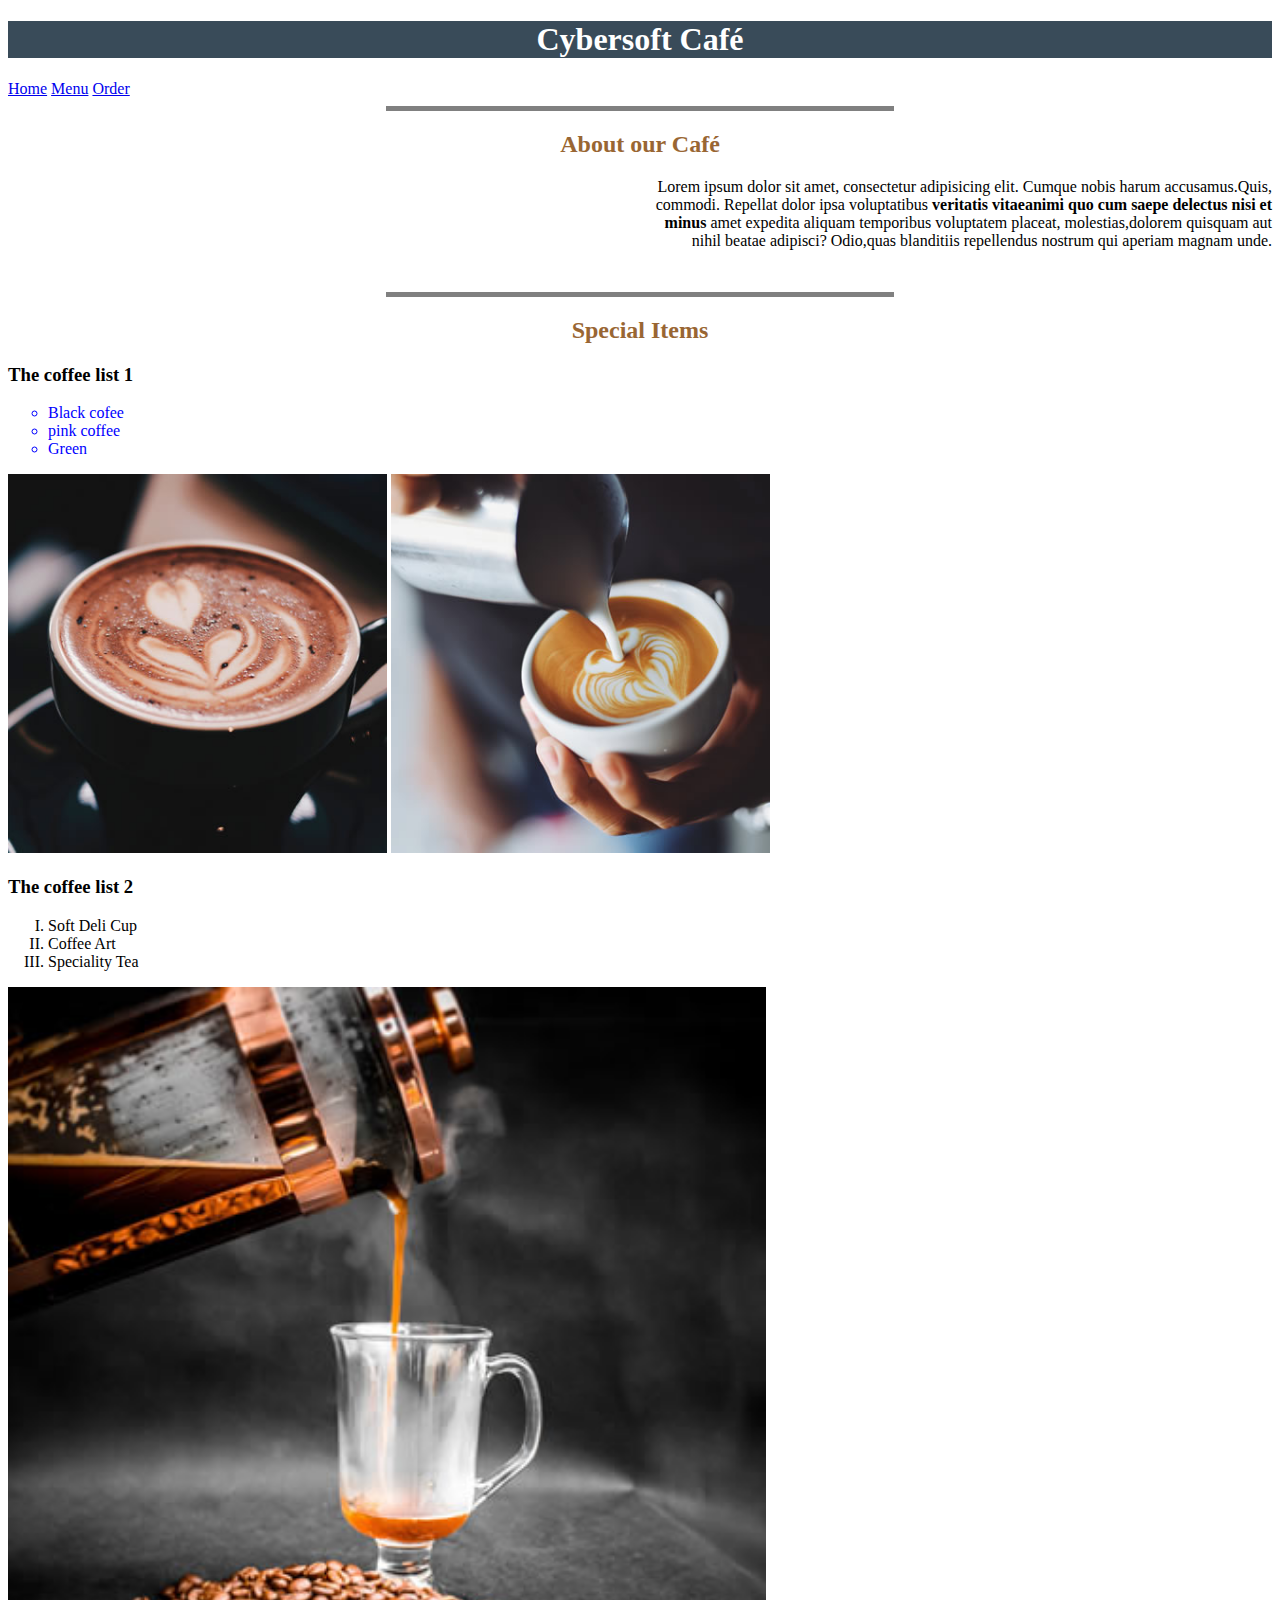
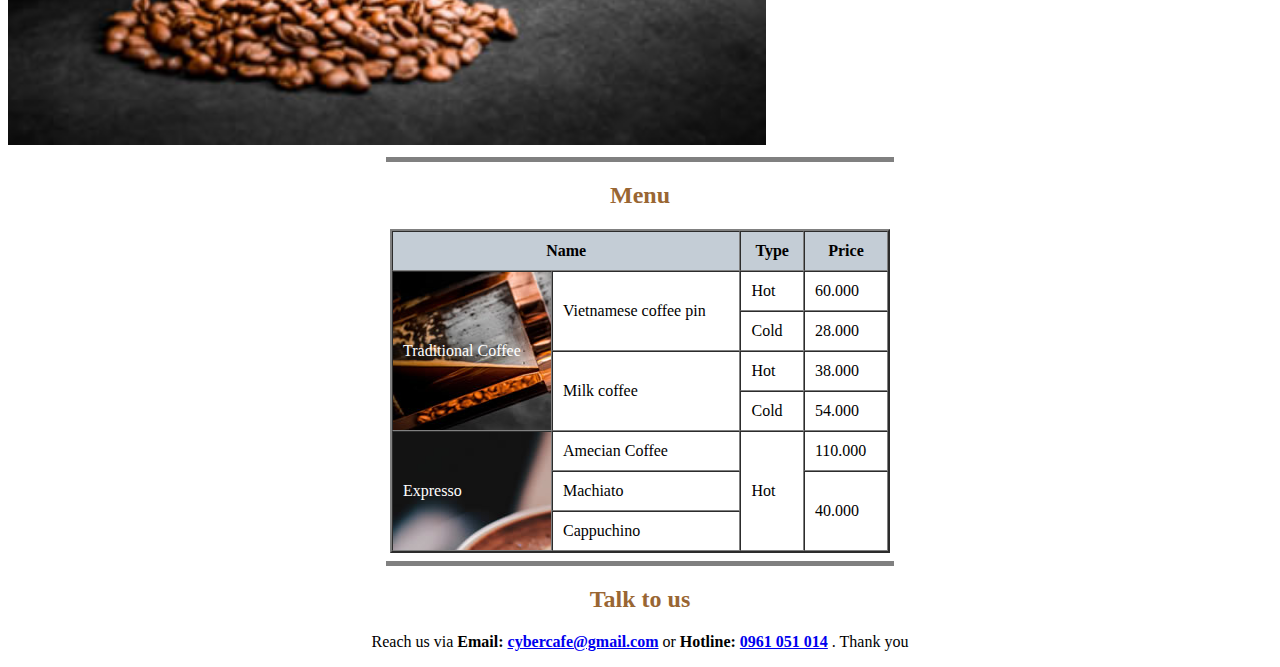
<file: cybercofe/index.html>
<!DOCTYPE html>
<html lang="en">
  <head>
    <meta charset="UTF-8" />
    <meta http-equiv="X-UA-Compatible" content="IE=edge" />
    <meta name="viewport" content="width=device-width, initial-scale=1.0" />
    <title>My Café</title>
  </head>

  <body>
    <!-- Phàn tiêu đề -->
    <h1 style="text-align: center; color: white; background: #394b59">
      Cybersoft Café
    </h1>
    <!-- Phần menu  -->
    <div>
      <a href="#">Home</a>
      <a href="https://www.highlandscoffee.com.vn/en/product.html">Menu</a>
      <a target="_blank" href="https://www.starbucks.com/menu">Order</a>
    </div>
    <!-- Phần nội dung 1 -->
    <hr noshade="" size="5px" align="center" width="40%" />
    <h2 style="color: #996633; text-align: center">About our Café</h2>
    <p style="padding-left: 50%; text-align: right">
      Lorem ipsum dolor sit amet, consectetur adipisicing elit. Cumque nobis
      harum accusamus.Quis, commodi. Repellat dolor ipsa voluptatibus
      <b>veritatis vitaeanimi quo cum saepe delectus nisi et minus</b> amet
      expedita aliquam temporibus voluptatem placeat, molestias,dolorem quisquam
      aut nihil beatae adipisci? Odio,quas blanditiis repellendus nostrum qui
      aperiam magnam unde.
    </p>
    <br />
    <!-- Phần nội dung 2 -->
    <hr noshade="" size="5px" align="center" width="40%" />
    <h2 style="color: #996633; text-align: center">Special Items</h2>
    <h3>The coffee list 1</h3>
    <!-- Phần list không thứ tự -->
    <ul type="circle" style="color: blue">
      <li>Black cofee</li>
      <li>pink coffee</li>
      <li>Green</li>
    </ul>
    <img
      src="./Image/chilling-cafe-11.jpg"
      alt="chilling-cafe-11"
      width="30%"
    />
    <img
      src="./Image/chilling-cafe-12.jpg"
      alt="chilling-cafe-12"
      width="30%"
    />
    <h3>The coffee list 2</h3>
    <!-- Phần list có thứ tự -->
    <ol type="I">
      <li>Soft Deli Cup</li>
      <li>Coffee Art</li>
      <li>Speciality Tea</li>
    </ol>
    <img
      src="./Image/chilling-cafe-13.jpg"
      alt="chilling-cafe-13"
      width="60%"
    />
    <hr noshade="" size="5px" align="center" width="40%" />
    <h2 style="color: #996633; text-align: center">Menu</h2>
    <!-- Phần menu  -->
    <table
      border="2px"
      align="center"
      cellpadding="10px"
      cellspacing="0px"
      style="height: 100px; width: 500px"
    >
      <thead>
        <tr>
          <th colspan="2" style="background: #c4cdd6">Name</th>
          <th style="background: #c4cdd6">Type</th>
          <th style="background: #c4cdd6">Price</th>
        </tr>
      </thead>
      <tbody>
        <tr>
          <td
            rowspan="4"
            style="
              color: white;
              background-image: url(./Image/chilling-cafe-13.jpg);
            "
          >
            Traditional Coffee
          </td>
          <td rowspan="2">Vietnamese coffee pin</td>
          <td>Hot</td>
          <td>60.000</td>
        </tr>
        <tr>
          <td>Cold</td>
          <td>28.000</td>
        </tr>
        <tr>
          <td rowspan="2">Milk coffee</td>
          <td>Hot</td>
          <td>38.000</td>
        </tr>
        <tr>
          <td>Cold</td>
          <td>54.000</td>
        </tr>
        <tr>
          <td
            rowspan="3"
            style="
              color: white;
              background-image: url(./Image/chilling-cafe-11.jpg);
            "
          >
            Expresso
          </td>
          <td>Amecian Coffee</td>
          <td rowspan="3">Hot</td>
          <td>110.000</td>
        </tr>
        <tr>
          <td>Machiato</td>
          <td rowspan="2">40.000</td>
        </tr>
        <tr>
          <td>Cappuchino</td>
        </tr>
      </tbody>
    </table>
    <!-- Phần cuối -->
    <hr noshade="" size="5px" align="center" width="40%" />
    <h2 style="color: #996633; text-align: center">Talk to us</h2>
    <p style="text-align: center">
      Reach us via
      <b>Email: <a href="cybercafe@gmail.com">cybercafe@gmail.com</a></b> or
      <b>Hotline:</b>
      <b><a href="tel:0961051014">0961 051 014</a></b>
      . Thank you
    </p>
  </body>
</html>
</file>
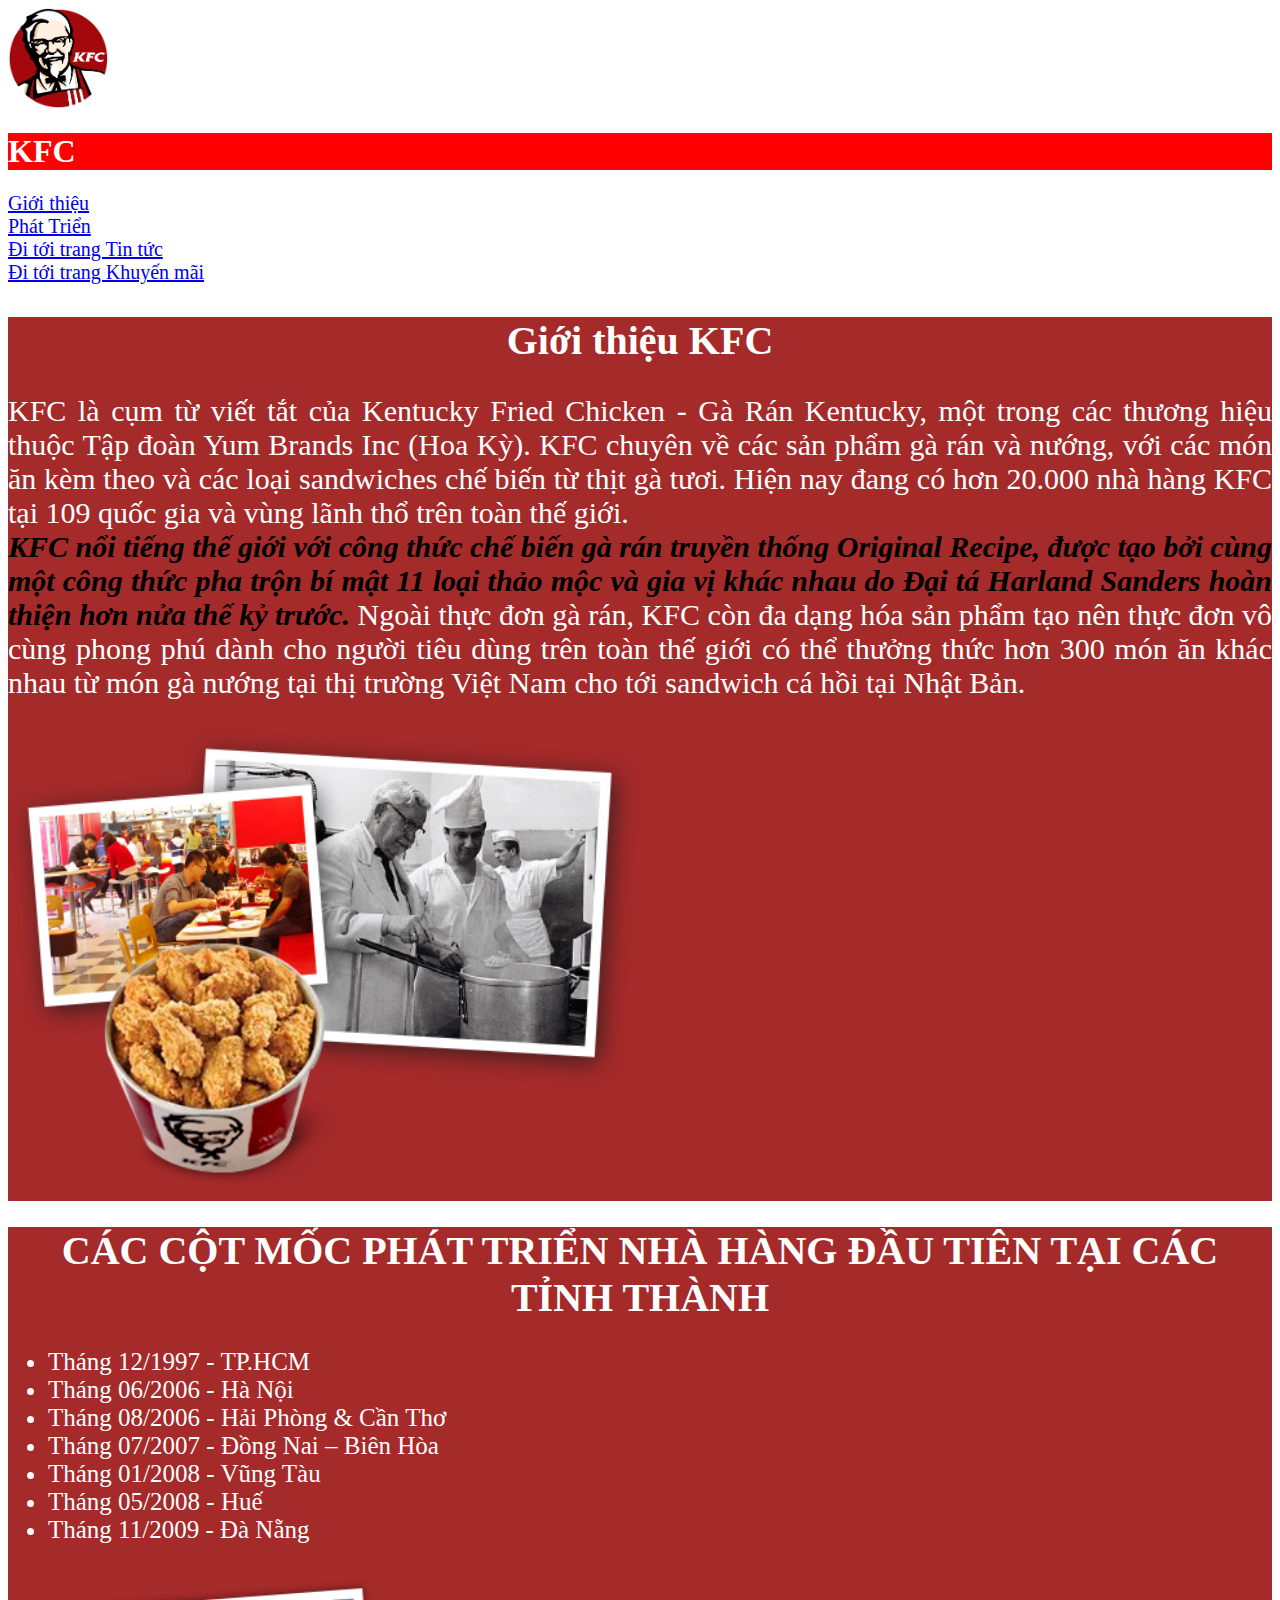
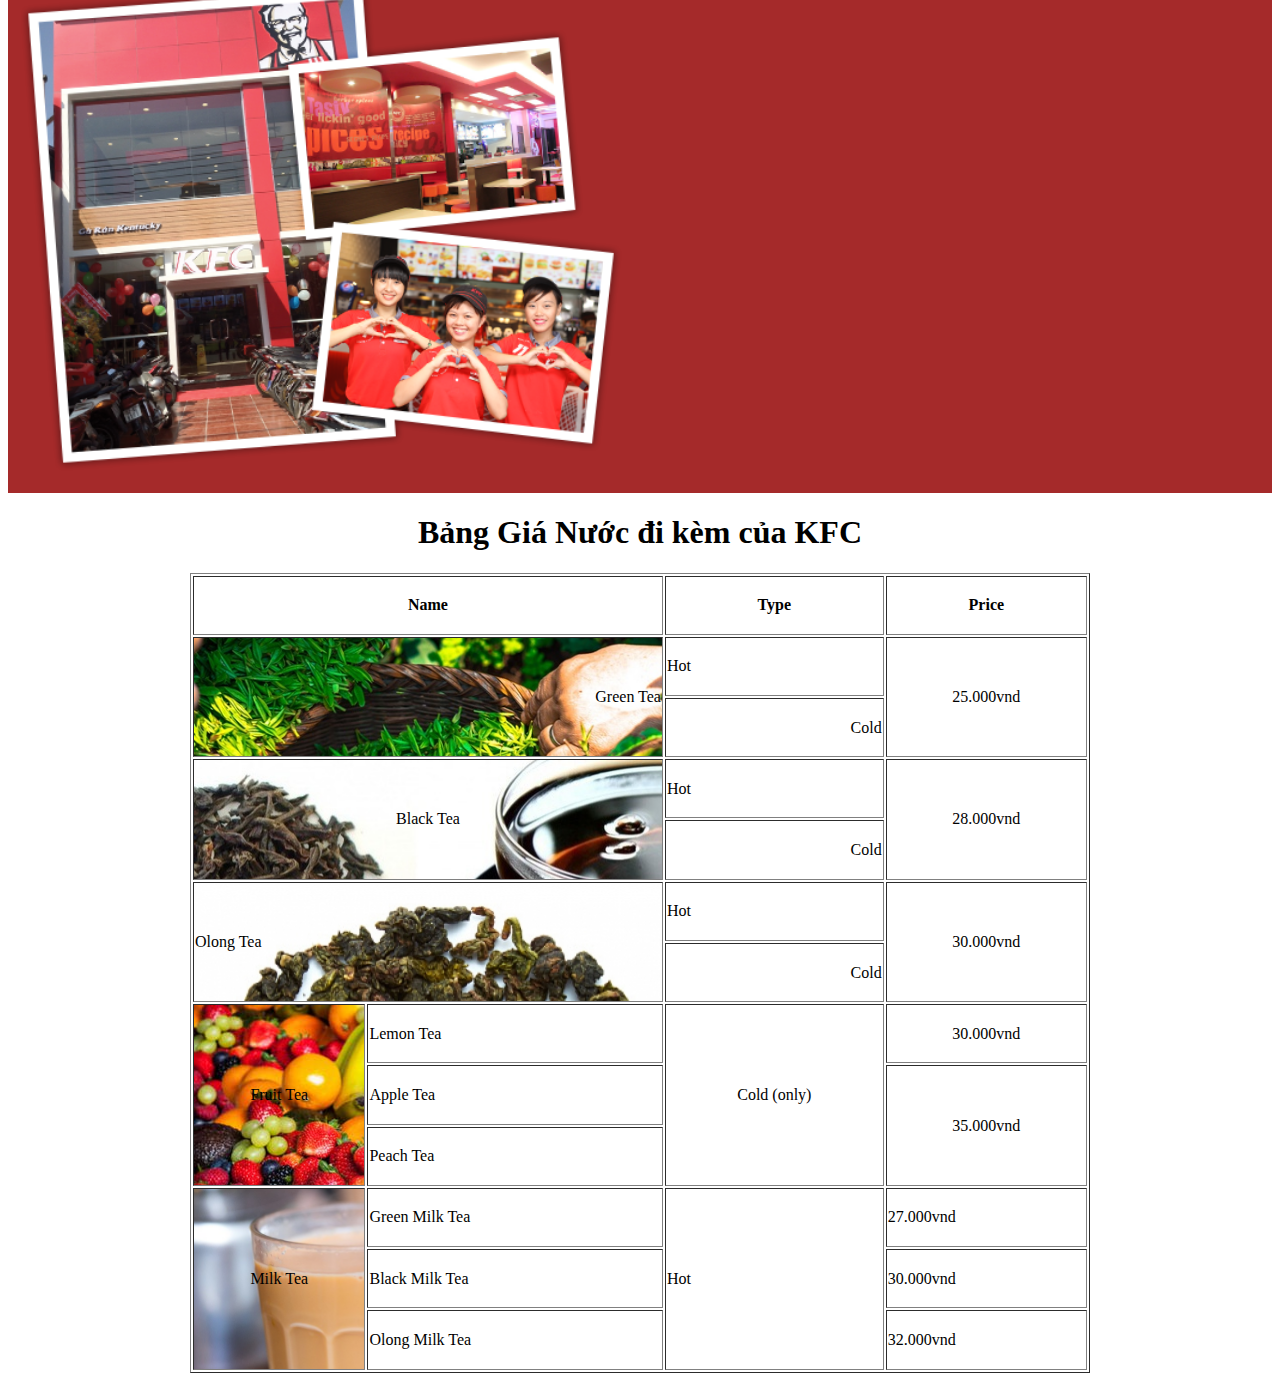
<file: kfc/index.html>
<!DOCTYPE html>
<html lang="en">
  <head>
    <meta charset="UTF-8" />
    <meta http-equiv="X-UA-Compatible" content="IE=edge" />
    <meta name="viewport" content="width=device-width, initial-scale=1.0" />
    <link rel="stylesheet" href="./css/style.css" />
    <title>Home</title>
  </head>
  <body>
    <div class="header">
      <img src="./image/logo.png" alt="logo" />
      <h1>KFC</h1>
      <ul type="none">
        <li><a href="#intro">Giới thiệu</a></li>
        <li><a href="#dev">Phát Triển</a></li>
        <li><a href="./news/news.html">Đi tới trang Tin tức</a></li>
        <li>
          <a href="https://new.kfcvietnam.com.vn/">Đi tới trang Khuyến mãi</a>
        </li>
      </ul>
    </div>
    <div class="intro">
      <h1 id="intro">Giới thiệu KFC</h1>
      <p>
        KFC là cụm từ viết tắt của Kentucky Fried Chicken - Gà Rán Kentucky, một
        trong các thương hiệu thuộc Tập đoàn Yum Brands Inc (Hoa Kỳ). KFC chuyên
        về các sản phẩm gà rán và nướng, với các món ăn kèm theo và các loại
        sandwiches chế biến từ thịt gà tươi. Hiện nay đang có hơn 20.000 nhà
        hàng KFC tại 109 quốc gia và vùng lãnh thổ trên toàn thế giới.
        <br />
        <b
          >KFC nổi tiếng thế giới với công thức chế biến gà rán truyền thống
          Original Recipe, được tạo bởi cùng một công thức pha trộn bí mật 11
          loại thảo mộc và gia vị khác nhau do Đại tá Harland Sanders hoàn thiện
          hơn nửa thế kỷ trước.
        </b>
        Ngoài thực đơn gà rán, KFC còn đa dạng hóa sản phẩm tạo nên thực đơn vô
        cùng phong phú dành cho người tiêu dùng trên toàn thế giới có thể thưởng
        thức hơn 300 món ăn khác nhau từ món gà nướng tại thị trường Việt Nam
        cho tới sandwich cá hồi tại Nhật Bản.
      </p>
      <img src="./image/about-pic-1.png" alt="pic1" />
    </div>
    <div class="content">
      <h1 id="dev">
        CÁC CỘT MỐC PHÁT TRIỂN NHÀ HÀNG ĐẦU TIÊN TẠI CÁC TỈNH THÀNH
      </h1>
      <ul>
        <li>Tháng 12/1997 - TP.HCM</li>
        <li>Tháng 06/2006 - Hà Nội</li>
        <li>Tháng 08/2006 - Hải Phòng & Cần Thơ</li>
        <li>Tháng 07/2007 - Đồng Nai – Biên Hòa</li>
        <li>Tháng 01/2008 - Vũng Tàu</li>
        <li>Tháng 05/2008 - Huế</li>
        <li>Tháng 11/2009 - Đà Nẵng</li>
      </ul>
      <img src="./image/about-pic-3.png" alt="pic2" />
    </div>
    <div class="menu">
      <h1 id="title">Bảng Giá Nước đi kèm của KFC</h1>
      <table border="1" align="center" width="900px" height="800px">
        <tr>
          <th colspan="2">Name</th>
          <th>Type</th>
          <th>Price</th>
        </tr>
        <tr>
          <td
            colspan="2"
            rowspan="2"
            style="
              background-image: url(./image/greentea.jpg);
              background-size: cover;
              text-align: right;
            "
          >
            Green Tea
          </td>
          <td>Hot</td>
          <td rowspan="2" style="text-align: center">25.000vnd</td>
        </tr>
        <tr>
          <td style="text-align: right">Cold</td>
        </tr>
        <tr>
          <td
            colspan="2"
            rowspan="2"
            style="
              background-image: url(./image/blacktea.jpg);
              text-align: center;
            "
          >
            Black Tea
          </td>
          <td>Hot</td>
          <td rowspan="2" style="text-align: center">28.000vnd</td>
        </tr>
        <tr>
          <td style="text-align: right">Cold</td>
        </tr>
        <tr>
          <td
            colspan="2"
            rowspan="2"
            style="background-image: url(./image/olongtea.jpg)"
          >
            Olong Tea
          </td>
          <td>Hot</td>
          <td rowspan="2" style="text-align: center">30.000vnd</td>
        </tr>
        <tr>
          <td style="text-align: right">Cold</td>
        </tr>
        <tr>
          <td
            rowspan="3"
            style="background-image: url(./image/fruit.jpg); text-align: center"
          >
            Fruit Tea
          </td>
          <td>Lemon Tea</td>
          <td rowspan="3" style="text-align: center">Cold (only)</td>
          <td style="text-align: center">30.000vnd</td>
        </tr>
        <tr>
          <td>Apple Tea</td>
          <td rowspan="2" style="text-align: center">35.000vnd</td>
        </tr>
        <tr>
          <td>Peach Tea</td>
        </tr>
        <tr>
          <td
            rowspan="3"
            style="
              background-image: url(./image/milktea.png);
              text-align: center;
            "
          >
            Milk Tea
          </td>
          <td>Green Milk Tea</td>
          <td rowspan="3">Hot</td>
          <td>27.000vnd</td>
        </tr>
        <tr>
          <td>Black Milk Tea</td>
          <td>30.000vnd</td>
        </tr>
        <tr>
          <td>Olong Milk Tea</td>
          <td>32.000vnd</td>
        </tr>
      </table>
    </div>
  </body>
</html>
</file>
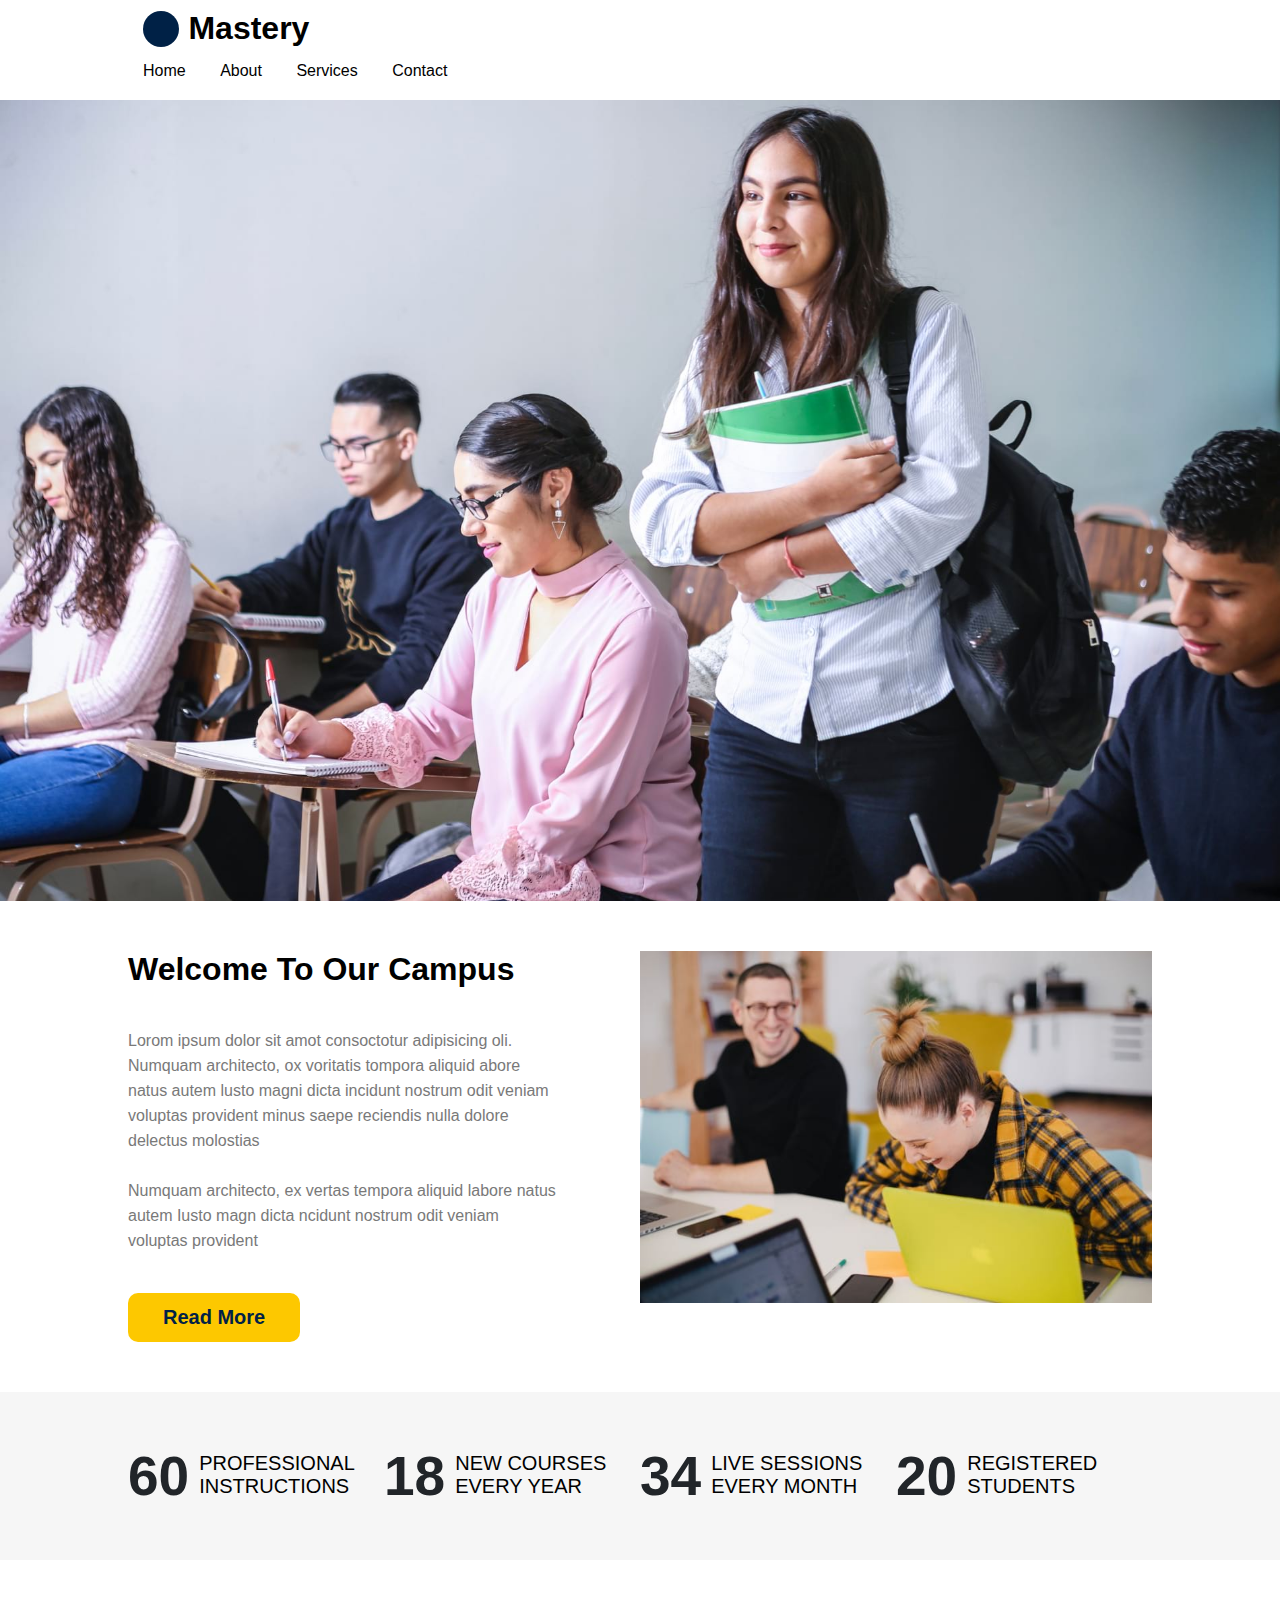
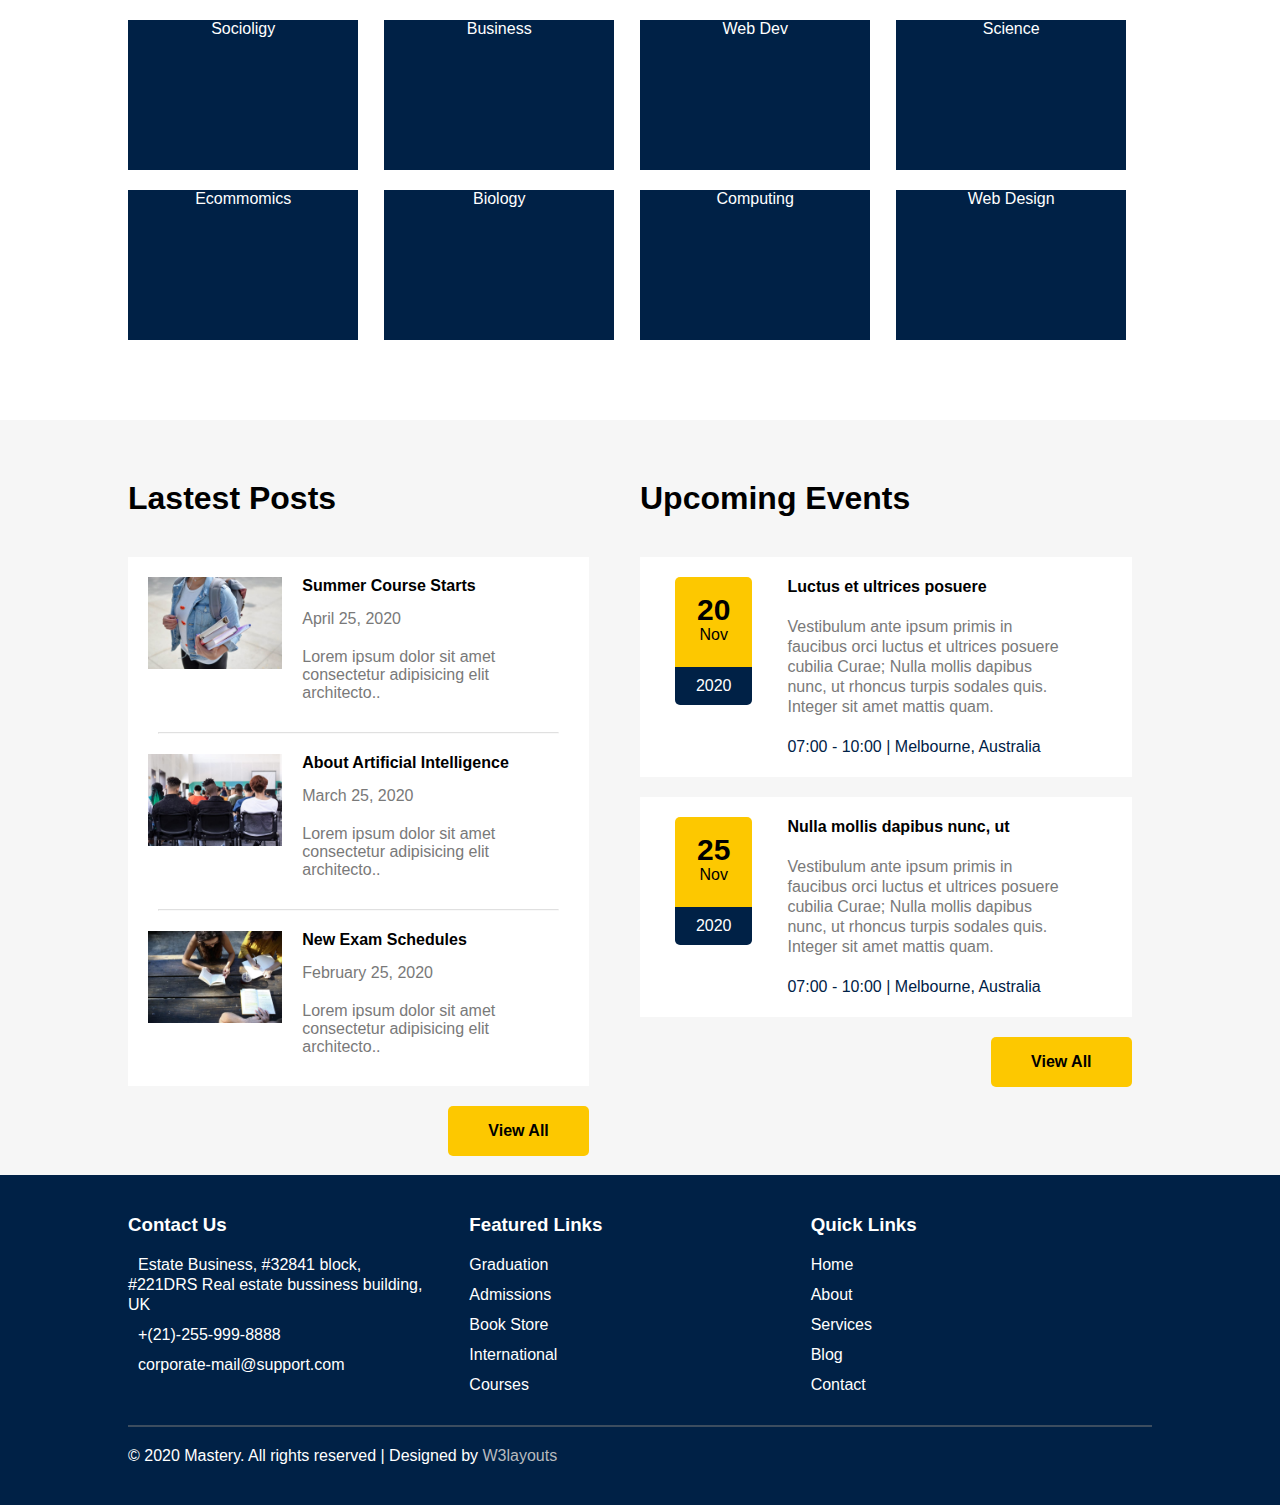
<file: mastery/index.html>
<!DOCTYPE html>
<html lang="en">
  <head>
    <meta charset="UTF-8" />
    <meta http-equiv="X-UA-Compatible" content="IE=edge" />
    <meta name="viewport" content="width=device-width, initial-scale=1.0" />
    <title>Mastery</title>

    <link
      rel="stylesheet"
      href="https://cdnjs.cloudflare.com/ajax/libs/font-awesome/6.2.0/css/all.min.css"
      integrity="sha512-xh6O/CkQoPOWDdYTDqeRdPCVd1SpvCA9XXcUnZS2FmJNp1coAFzvtCN9BmamE+4aHK8yyUHUSCcJHgXloTyT2A=="
      crossorigin="anonymous"
      referrerpolicy="no-referrer"
    />
    <link rel="stylesheet" href="./css/style.css" />
  </head>

  <body>
    <!-- start header  -->
    <div class="hearder">
      <div class="header__fa">
        <a href="#">
          <i class="fa fa-edit"></i>
          <h1>Mastery</h1>
        </a>
        <ul>
          <li><a href="#">Home</a></li>
          <li><a href="#">About</a></li>
          <li><a href="#">Services</a></li>
          <li><a href="#">Contact</a></li>
        </ul>
      </div>
    </div>
    <!-- start banner  -->
    <div class="banner"></div>
    <!-- start campus  -->
    <div class="campus">
      <div class="campus__fa">
        <div class="fa__left">
          <h1>Welcome To Our Campus</h1>
          <p>
            Lorom ipsum dolor sit amot consoctotur adipisicing oli. Numquam
            architecto, ox voritatis tompora aliquid abore natus autem lusto
            magni dicta incidunt nostrum odit veniam voluptas provident minus
            saepe reciendis nulla dolore delectus molostias <br />
            <br />
            Numquam architecto, ex vertas tempora aliquid labore natus autem
            Iusto magn dicta ncidunt nostrum odit veniam voluptas provident
          </p>
          <button>Read More</button>
        </div>
        <div class="fa__right">
          <img src="./images/g1.jpg" alt="g1" />
        </div>
        <div class="clear"></div>
      </div>
    </div>
    <!-- start number  -->
    <div class="number">
      <div class="number__container">
        <div class="container__item">
          <div class="item__left">
            <p>60</p>
          </div>
          <div class="item__right">
            <p>PROFESSIONAL INSTRUCTIONS</p>
          </div>
          <div class="clear"></div>
        </div>
        <div class="container__item">
          <div class="item__left">
            <p>18</p>
          </div>
          <div class="item__right">
            <p>NEW COURSES EVERY YEAR</p>
          </div>
          <div class="clear"></div>
        </div>
        <div class="container__item">
          <div class="item__left">
            <p>34</p>
          </div>
          <div class="item__right">
            <p>LIVE SESSIONS EVERY MONTH</p>
          </div>
          <div class="clear"></div>
        </div>
        <div class="container__item">
          <div class="item__left">
            <p>20</p>
          </div>
          <div class="item__right">
            <p>REGISTERED STUDENTS</p>
          </div>
          <div class="clear"></div>
        </div>
        <div class="clear"></div>
      </div>
    </div>
    <!-- start list  -->
    <div class="list">
      <div class="list__box">
        <div class="box__item">
          <div class="item">
            <div class="item__frame">
              <i class="fa fa-male"></i>
              <p>Socioligy</p>
            </div>
          </div>
          <div class="item">
            <div class="item__frame">
              <i class="fa fa-suitcase"></i>
              <p>Business</p>
            </div>
          </div>
          <div class="item">
            <div class="item__frame">
              <i class="fa fa-code"></i>
              <p>Web Dev</p>
            </div>
          </div>
          <div class="item">
            <div class="item__frame">
              <i class="fa fa-flask"></i>
              <p>Science</p>
            </div>
          </div>
          <div class="item">
            <div class="item__frame">
              <i class="fa fa-money-bill-alt"></i>
              <p>Ecommomics</p>
            </div>
          </div>
          <div class="item">
            <div class="item__frame">
              <i class="fab fa-gg"></i>
              <p>Biology</p>
            </div>
          </div>
          <div class="item">
            <div class="item__frame">
              <i class="fa fa-desktop"></i>
              <p>Computing</p>
            </div>
          </div>
          <div class="item">
            <div class="item__frame">
              <i class="fa fa-mouse-pointer"></i>
              <p>Web Design</p>
            </div>
          </div>
          <div class="clear"></div>
        </div>
        <div class="clear"></div>
      </div>
    </div>
    <!-- start content  -->
    <div class="content">
      <div class="content__container">
        <div class="container__post">
          <h1>Lastest Posts</h1>
          <div class="post__frame">
            <div class="frame__left">
              <img src="./images/g9.jpg" alt="g9" />
            </div>
            <div class="frame__right">
              <h2>Summer Course Starts</h2>
              <p>April 25, 2020</p>
              <p>
                Lorem ipsum dolor sit amet consectetur adipisicing elit
                architecto..
              </p>
            </div>
            <div class="clear"></div>
          </div>
          <div class="hr">
            <hr />
          </div>
          <div class="post__frame">
            <div class="frame__left">
              <img src="./images/g10.jpg" alt="g10" />
            </div>
            <div class="frame__right">
              <h2>About Artificial Intelligence</h2>
              <p>March 25, 2020</p>
              <p>
                Lorem ipsum dolor sit amet consectetur adipisicing elit
                architecto..
              </p>
            </div>
            <div class="clear"></div>
          </div>
          <div class="hr">
            <hr />
          </div>
          <div class="post__frame">
            <div class="frame__left">
              <img src="./images/g8.jpg" alt="g8" />
            </div>
            <div class="frame__right">
              <h2>New Exam Schedules</h2>
              <p>February 25, 2020</p>
              <p>
                Lorem ipsum dolor sit amet consectetur adipisicing elit
                architecto..
              </p>
            </div>
            <div class="clear"></div>
          </div>
          <div class="post__button">
            <button>View All</button>
          </div>
        </div>
        <div class="container__event">
          <h1>Upcoming Events</h1>
          <div class="event__sche">
            <div class="sche__left">
              <div class="card">
                <div class="card__top">
                  <p id="day">20</p>
                  <p>Nov</p>
                </div>
                <div class="card__bottom">
                  <p>2020</p>
                </div>
              </div>
            </div>
            <div class="sche__right">
              <h2>Luctus et ultrices posuere</h2>
              <p>
                Vestibulum ante ipsum primis in faucibus orci luctus et ultrices
                posuere cubilia Curae; Nulla mollis dapibus nunc, ut rhoncus
                turpis sodales quis. Integer sit amet mattis quam.
              </p>
              <p id="time">07:00 - 10:00 <span>|</span> Melbourne, Australia</p>
            </div>
            <div class="clear"></div>
          </div>
          <div class="event__sche">
            <div class="sche__left">
              <div class="card">
                <div class="card__top">
                  <p id="day">25</p>
                  <p>Nov</p>
                </div>
                <div class="card__bottom">
                  <p>2020</p>
                </div>
              </div>
            </div>
            <div class="sche__right">
              <h2>Nulla mollis dapibus nunc, ut</h2>
              <p>
                Vestibulum ante ipsum primis in faucibus orci luctus et ultrices
                posuere cubilia Curae; Nulla mollis dapibus nunc, ut rhoncus
                turpis sodales quis. Integer sit amet mattis quam.
              </p>
              <p id="time">07:00 - 10:00 <span>|</span> Melbourne, Australia</p>
            </div>
            <div class="clear"></div>
          </div>
          <div class="event__button">
            <button>View All</button>
          </div>
        </div>
        <div class="clear"></div>
      </div>
    </div>
    <!-- start footer  -->
    <div class="footer">
      <div class="footer__container">
        <div class="footer__item">
          <h3>Contact Us</h3>
          <ul>
            <li>
              <i class="fa fa-map-marker-alt"></i>
              <a
                target="_blank"
                href="https://www.google.com/maps/@37.0625,-95.677068,4z"
                >Estate Business, #32841 block, #221DRS Real estate bussiness
                building, UK</a
              >
            </li>
            <li>
              <i class="fa fa-phone"></i>
              <a target="_blank" href="tel:+(21)-255-999-8888"
                >+(21)-255-999-8888</a
              >
            </li>
            <li>
              <i class="fa fa-envelope-open"></i>
              <a target="_blank" href="mailto:corporate-mail@support.com"
                >corporate-mail@support.com</a
              >
            </li>
          </ul>
        </div>
        <div class="footer__item">
          <h3>Featured Links</h3>
          <ul>
            <li><a href="#">Graduation</a></li>
            <li><a href="#">Admissions</a></li>
            <li><a href="#">Book Store</a></li>
            <li><a href="#">International</a></li>
            <li><a href="#">Courses</a></li>
          </ul>
        </div>
        <div class="footer__item">
          <h3>Quick Links</h3>
          <ul>
            <li><a href="#">Home</a></li>
            <li><a href="#">About</a></li>
            <li><a href="#">Services</a></li>
            <li><a href="#">Blog</a></li>
            <li><a href="#">Contact</a></li>
          </ul>
        </div>
        <div class="clear"></div>
        <div class="footer__hr">
          <hr />
        </div>
        <div class="footer__copyrights">
          <p>
            &copy; 2020 Mastery. All rights reserved | Designed by
            <span>W3layouts</span>
          </p>
        </div>
      </div>
    </div>
  </body>
</html>
</file>
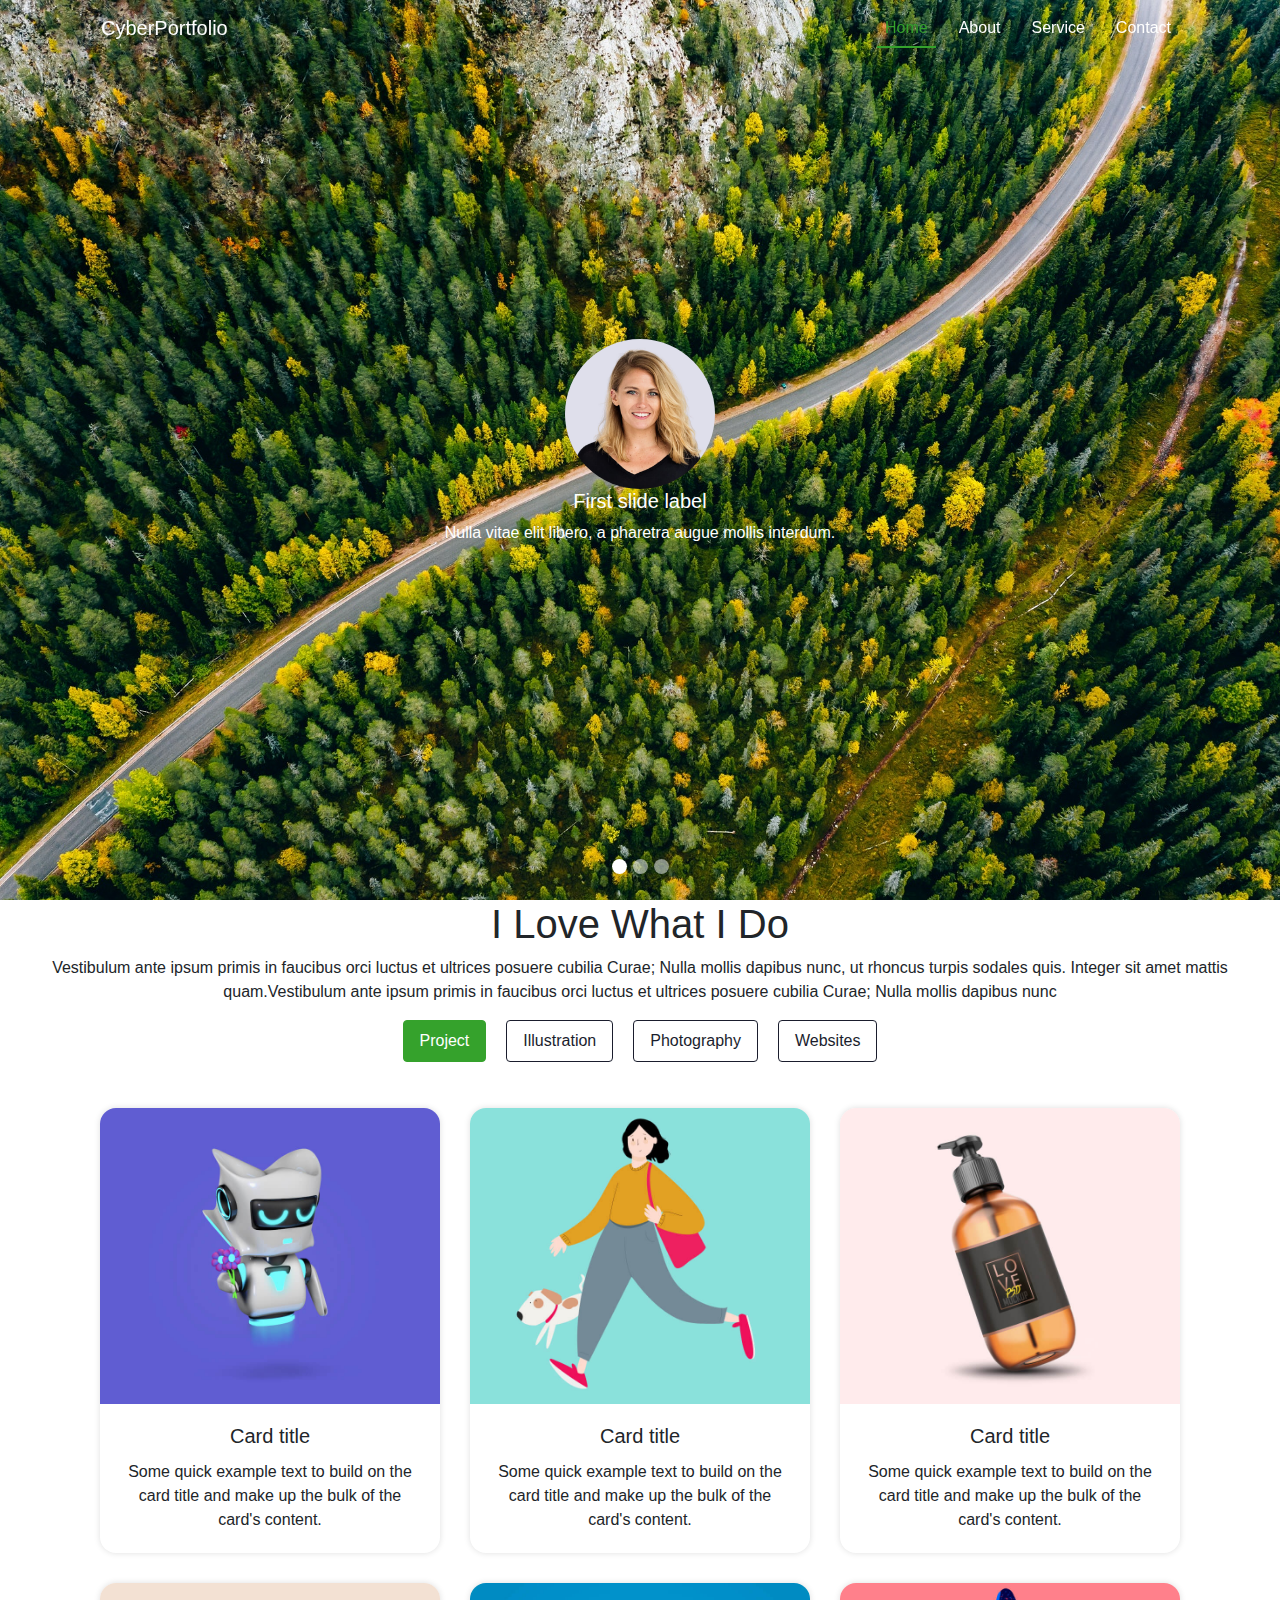
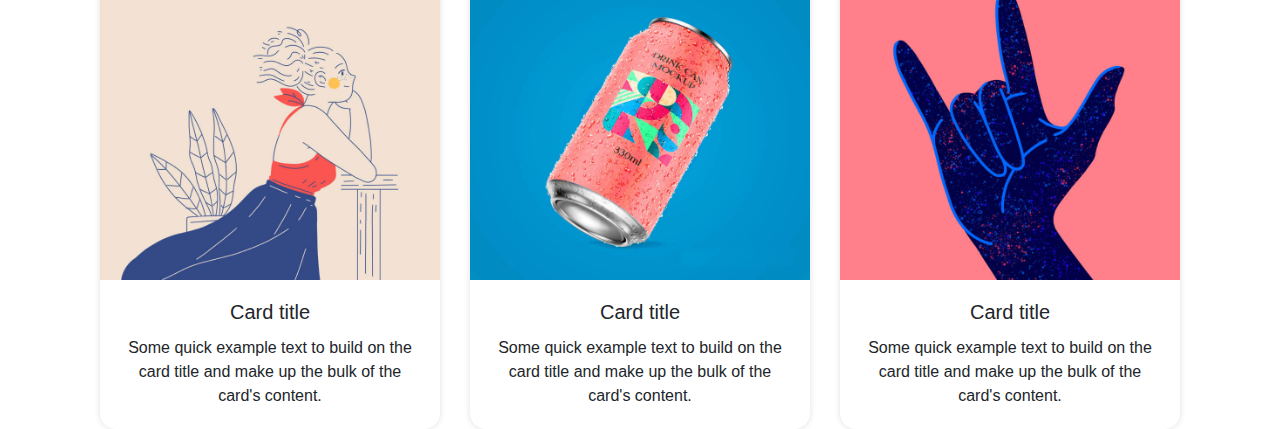
<file: portfolio/index.html>
<!DOCTYPE html>
<html lang="en">
  <head>
    <title>My Portfolio</title>
    <!-- Required meta tags -->
    <meta charset="utf-8" />
    <meta
      name="viewport"
      content="width=device-width, initial-scale=1, shrink-to-fit=no"
    />

    <!-- Bootstrap CSS -->
    <link
      rel="stylesheet"
      href="https://stackpath.bootstrapcdn.com/bootstrap/4.3.1/css/bootstrap.min.css"
      integrity="sha384-ggOyR0iXCbMQv3Xipma34MD+dH/1fQ784/j6cY/iJTQUOhcWr7x9JvoRxT2MZw1T"
      crossorigin="anonymous"
    />
    <!-- animate css  -->
    <link
      rel="stylesheet"
      href="https://cdnjs.cloudflare.com/ajax/libs/animate.css/4.1.1/animate.min.css"
    />
    <!-- my css  -->
    <link rel="stylesheet" href="./index.css" />
  </head>
  <body>
    <header>
      <div class="container">
        <nav class="navbar navbar-expand-lg navbar-dark">
          <a class="navbar-brand" href="#">CyberPortfolio</a>
          <button
            class="navbar-toggler"
            type="button"
            data-toggle="collapse"
            data-target="#navbarSupportedContent"
            aria-controls="navbarSupportedContent"
            aria-expanded="false"
            aria-label="Toggle navigation"
          >
            <span class="navbar-toggler-icon"></span>
          </button>

          <div class="collapse navbar-collapse" id="navbarSupportedContent">
            <ul class="navbar-nav ml-auto">
              <li class="nav-item active">
                <a class="nav-link" href="#">Home</a>
              </li>
              <li class="nav-item">
                <a class="nav-link" href="#">About</a>
              </li>
              <li class="nav-item">
                <a class="nav-link" href="#">Service</a>
              </li>
              <li class="nav-item">
                <a class="nav-link" href="#">Contact</a>
              </li>
            </ul>
          </div>
        </nav>
      </div>
    </header>
    <div id="carousel">
      <div class="bd-example">
        <div
          id="carouselExampleCaptions"
          class="carousel slide carousel-fade"
          data-ride="carousel"
        >
          <ol class="carousel-indicators">
            <li
              data-target="#carouselExampleCaptions"
              data-slide-to="0"
              class="active"
            ></li>
            <li data-target="#carouselExampleCaptions" data-slide-to="1"></li>
            <li data-target="#carouselExampleCaptions" data-slide-to="2"></li>
          </ol>
          <div class="carousel-inner">
            <div class="carousel-item active">
              <img src="./image/finland.jpg" class="d-block w-100" alt="..." />
              <div class="carousel-caption d-none d-md-block">
                <img
                  class="animate__animated animate__fadeInUp"
                  src="./image/01-3.jpg"
                  alt=""
                />
                <h5>First slide label</h5>
                <p>
                  Nulla vitae elit libero, a pharetra augue mollis interdum.
                </p>
              </div>
            </div>
            <div class="carousel-item">
              <img
                src="./image/mountains.jpg"
                class="d-block w-100"
                alt="..."
              />
              <div class="carousel-caption d-none d-md-block">
                <img
                  class="animate__animated animate__fadeInUp"
                  src="./image/02-3.jpg"
                  alt=""
                />
                <h5>Second slide label</h5>
                <p>Lorem ipsum dolor sit amet, consectetur adipiscing elit.</p>
              </div>
            </div>
            <div class="carousel-item">
              <img
                src="./image/mountains-1.jpg"
                class="d-block w-100"
                alt="..."
              />
              <div class="carousel-caption d-none d-md-block">
                <img
                  class="animate__animated animate__fadeInUp"
                  src="./image/03-3.jpg"
                  alt=""
                />
                <h5>Third slide label</h5>
                <p>
                  Praesent commodo cursus magna, vel scelerisque nisl
                  consectetur.
                </p>
              </div>
            </div>
          </div>
        </div>
      </div>
    </div>
    <div id="project">
      <div class="project__title text-center">
        <h1>I Love What I Do</h1>
        <p>
          Vestibulum ante ipsum primis in faucibus orci luctus et ultrices
          posuere cubilia Curae; Nulla mollis dapibus nunc, ut rhoncus turpis
          sodales quis. Integer sit amet mattis quam.Vestibulum ante ipsum
          primis in faucibus orci luctus et ultrices posuere cubilia Curae;
          Nulla mollis dapibus nunc
        </p>
      </div>
      <div class="project__list">
        <ul class="nav nav-pills mb-3" id="pills-tab" role="tablist">
          <li class="nav-item">
            <a
              class="nav-link active"
              id="pills-Project-tab"
              data-toggle="pill"
              href="#pills-Project"
              role="tab"
              aria-controls="pills-Project"
              aria-selected="true"
              >Project</a
            >
          </li>
          <li class="nav-item">
            <a
              class="nav-link"
              id="pills-Illustration-tab"
              data-toggle="pill"
              href="#pills-Illustration"
              role="tab"
              aria-controls="pills-Illustration"
              aria-selected="false"
              >Illustration</a
            >
          </li>
          <li class="nav-item">
            <a
              class="nav-link"
              id="pills-Photography-tab"
              data-toggle="pill"
              href="#pills-Photography"
              role="tab"
              aria-controls="pills-Photography"
              aria-selected="false"
              >Photography</a
            >
          </li>
          <li class="nav-item">
            <a
              class="nav-link"
              id="pills-Websites-tab"
              data-toggle="pill"
              href="#pills-Websites"
              role="tab"
              aria-controls="pills-Websites"
              aria-selected="false"
              >Websites</a
            >
          </li>
        </ul>
        <div class="tab-content text-center" id="pills-tabContent">
          <div
            class="tab-pane fade show active"
            id="pills-Project"
            role="tabpanel"
            aria-labelledby="pills-Project-tab"
          >
            <div class="row container mx-auto">
              <div class="col-4 animate__animated animate__zoomIn">
                <div class="card">
                  <img src="./image/g1.jpg" class="card-img-top" alt="..." />
                  <div class="card-body">
                    <h5 class="card-title">Card title</h5>
                    <p class="card-text">
                      Some quick example text to build on the card title and
                      make up the bulk of the card's content.
                    </p>
                  </div>
                </div>
              </div>
              <div class="col-4 animate__animated animate__zoomIn">
                <div class="card">
                  <img src="./image/g2.jpg" class="card-img-top" alt="..." />
                  <div class="card-body">
                    <h5 class="card-title">Card title</h5>
                    <p class="card-text">
                      Some quick example text to build on the card title and
                      make up the bulk of the card's content.
                    </p>
                  </div>
                </div>
              </div>
              <div class="col-4 animate__animated animate__zoomIn">
                <div class="card">
                  <img src="./image/g3.jpg" class="card-img-top" alt="..." />
                  <div class="card-body">
                    <h5 class="card-title">Card title</h5>
                    <p class="card-text">
                      Some quick example text to build on the card title and
                      make up the bulk of the card's content.
                    </p>
                  </div>
                </div>
              </div>
              <div class="col-4 animate__animated animate__zoomIn">
                <div class="card">
                  <img src="./image/g4.jpg" class="card-img-top" alt="..." />
                  <div class="card-body">
                    <h5 class="card-title">Card title</h5>
                    <p class="card-text">
                      Some quick example text to build on the card title and
                      make up the bulk of the card's content.
                    </p>
                  </div>
                </div>
              </div>
              <div class="col-4 animate__animated animate__zoomIn">
                <div class="card">
                  <img src="./image/g5.jpg" class="card-img-top" alt="..." />
                  <div class="card-body">
                    <h5 class="card-title">Card title</h5>
                    <p class="card-text">
                      Some quick example text to build on the card title and
                      make up the bulk of the card's content.
                    </p>
                  </div>
                </div>
              </div>
              <div class="col-4 animate__animated animate__zoomIn">
                <div class="card">
                  <img src="./image/g6.jpg" class="card-img-top" alt="..." />
                  <div class="card-body">
                    <h5 class="card-title">Card title</h5>
                    <p class="card-text">
                      Some quick example text to build on the card title and
                      make up the bulk of the card's content.
                    </p>
                  </div>
                </div>
              </div>
            </div>
          </div>
          <div
            class="tab-pane fade"
            id="pills-Illustration"
            role="tabpanel"
            aria-labelledby="pills-Illustration-tab"
          >
            <div class="row container mx-auto">
              <div class="col-4 animate__animated animate__zoomIn">
                <div class="card">
                  <img src="./image/g1.jpg" class="card-img-top" alt="..." />
                  <div class="card-body">
                    <h5 class="card-title">Card title</h5>
                    <p class="card-text">
                      Some quick example text to build on the card title and
                      make up the bulk of the card's content.
                    </p>
                  </div>
                </div>
              </div>
              <div class="col-4 animate__animated animate__zoomIn">
                <div class="card">
                  <img src="./image/g2.jpg" class="card-img-top" alt="..." />
                  <div class="card-body">
                    <h5 class="card-title">Card title</h5>
                    <p class="card-text">
                      Some quick example text to build on the card title and
                      make up the bulk of the card's content.
                    </p>
                  </div>
                </div>
              </div>
              <div class="col-4 animate__animated animate__zoomIn">
                <div class="card">
                  <img src="./image/g3.jpg" class="card-img-top" alt="..." />
                  <div class="card-body">
                    <h5 class="card-title">Card title</h5>
                    <p class="card-text">
                      Some quick example text to build on the card title and
                      make up the bulk of the card's content.
                    </p>
                  </div>
                </div>
              </div>
            </div>
          </div>
          <div
            class="tab-pane fade"
            id="pills-Photography"
            role="tabpanel"
            aria-labelledby="pills-Photography-tab"
          >
            <div class="row container mx-auto">
              <div class="col-4 animate__animated animate__zoomIn">
                <div class="card">
                  <img src="./image/g3.jpg" class="card-img-top" alt="..." />
                  <div class="card-body">
                    <h5 class="card-title">Card title</h5>
                    <p class="card-text">
                      Some quick example text to build on the card title and
                      make up the bulk of the card's content.
                    </p>
                  </div>
                </div>
              </div>
              <div class="col-4 animate__animated animate__zoomIn">
                <div class="card">
                  <img src="./image/g4.jpg" class="card-img-top" alt="..." />
                  <div class="card-body">
                    <h5 class="card-title">Card title</h5>
                    <p class="card-text">
                      Some quick example text to build on the card title and
                      make up the bulk of the card's content.
                    </p>
                  </div>
                </div>
              </div>
            </div>
          </div>
          <div
            class="tab-pane fade"
            id="pills-Websites"
            role="tabpanel"
            aria-labelledby="pills-Websites-tab"
          >
            <div class="row container mx-auto">
              <div class="col-4 animate__animated animate__zoomIn">
                <div class="card">
                  <img src="./image/g6.jpg" class="card-img-top" alt="..." />
                  <div class="card-body">
                    <h5 class="card-title">Card title</h5>
                    <p class="card-text">
                      Some quick example text to build on the card title and
                      make up the bulk of the card's content.
                    </p>
                  </div>
                </div>
              </div>
            </div>
          </div>
        </div>
      </div>
    </div>
    <!-- Optional JavaScript -->
    <!-- jQuery first, then Popper.js, then Bootstrap JS -->
    <script
      src="https://code.jquery.com/jquery-3.3.1.slim.min.js"
      integrity="sha384-q8i/X+965DzO0rT7abK41JStQIAqVgRVzpbzo5smXKp4YfRvH+8abtTE1Pi6jizo"
      crossorigin="anonymous"
    ></script>
    <script
      src="https://cdnjs.cloudflare.com/ajax/libs/popper.js/1.14.7/umd/popper.min.js"
      integrity="sha384-UO2eT0CpHqdSJQ6hJty5KVphtPhzWj9WO1clHTMGa3JDZwrnQq4sF86dIHNDz0W1"
      crossorigin="anonymous"
    ></script>
    <script
      src="https://stackpath.bootstrapcdn.com/bootstrap/4.3.1/js/bootstrap.min.js"
      integrity="sha384-JjSmVgyd0p3pXB1rRibZUAYoIIy6OrQ6VrjIEaFf/nJGzIxFDsf4x0xIM+B07jRM"
      crossorigin="anonymous"
    ></script>
  </body>
</html>
</file>
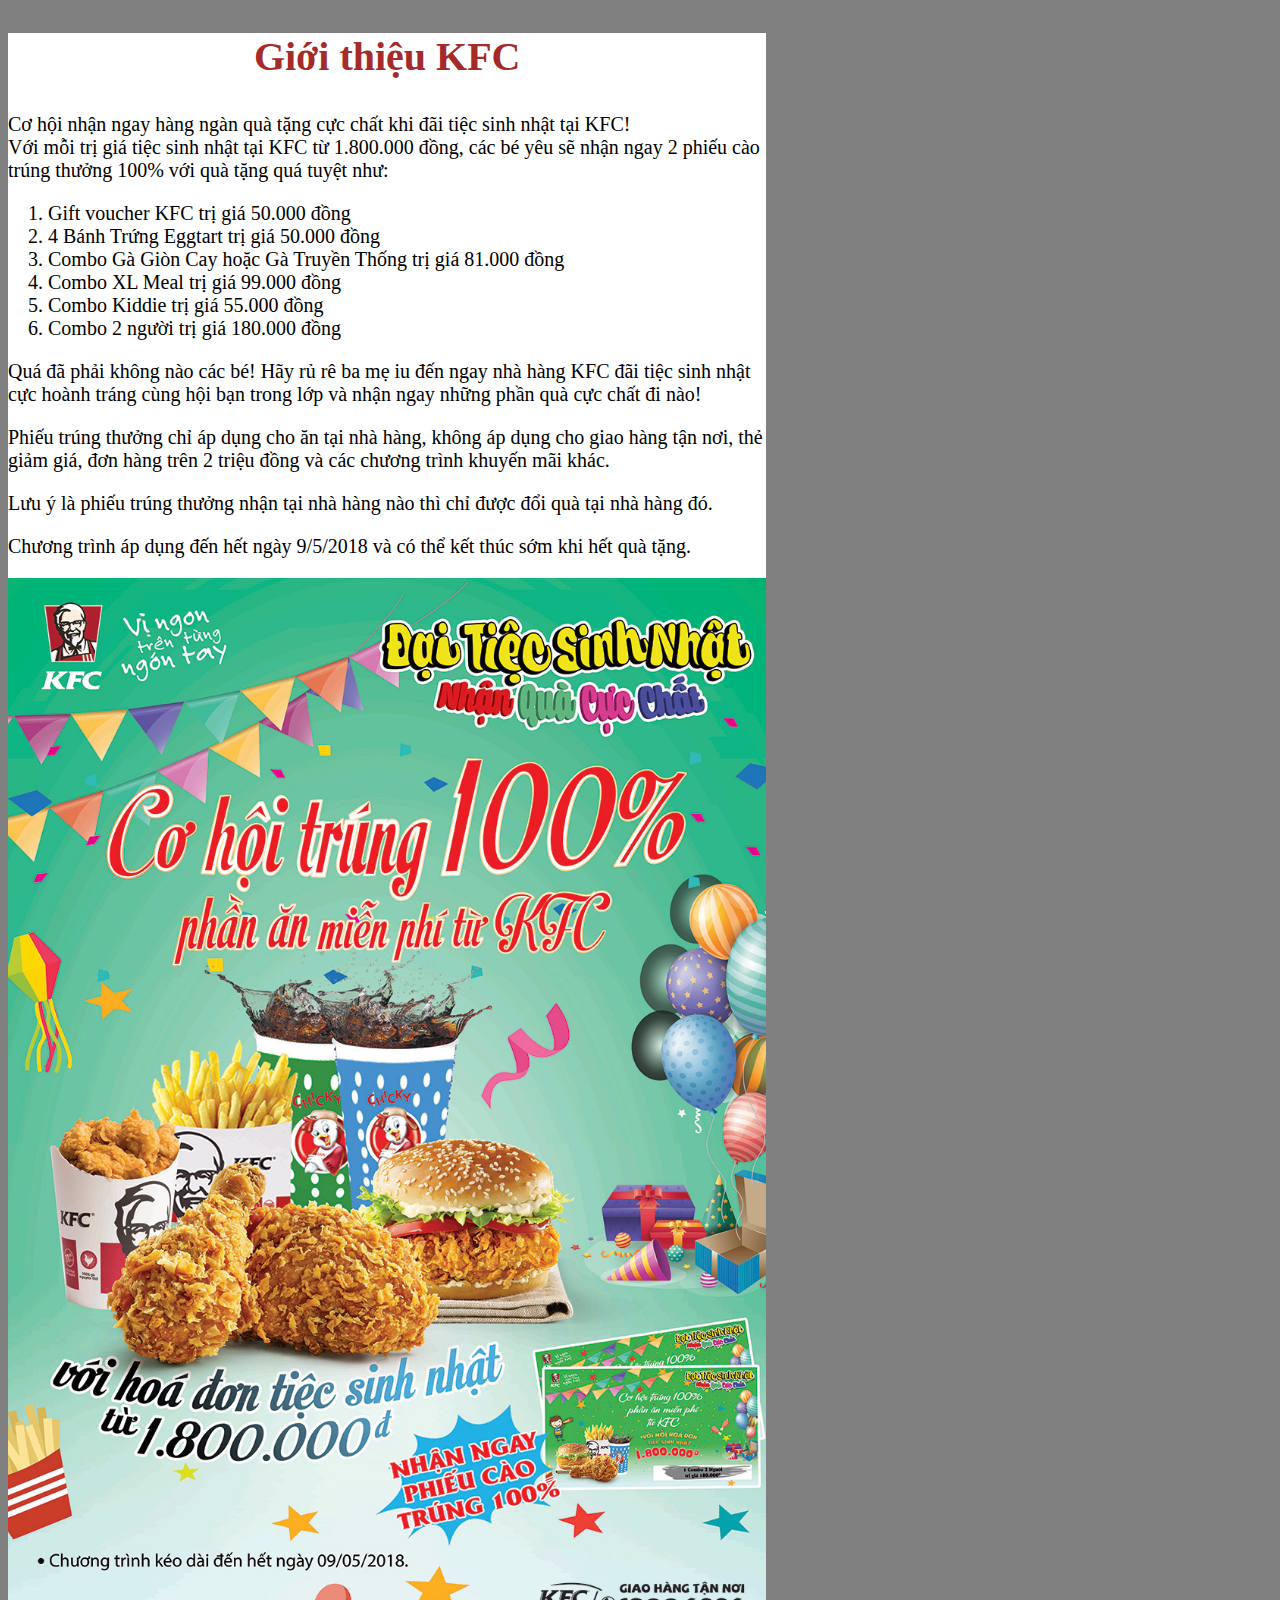
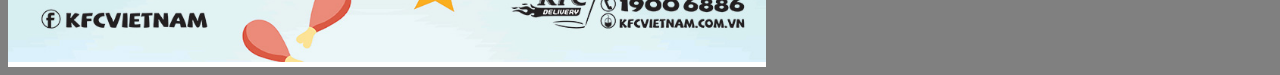
<file: kfc/news/news.html>
<!DOCTYPE html>
<html lang="en">
  <head>
    <meta charset="UTF-8" />
    <meta http-equiv="X-UA-Compatible" content="IE=edge" />
    <meta name="viewport" content="width=device-width, initial-scale=1.0" />
    <link rel="stylesheet" href="../css/style.css" />
    <title>News</title>
  </head>
  <body class="news">
    <div class="news_intro">
      <h2>Giới thiệu KFC</h2>
      <p>
        Cơ hội nhận ngay hàng ngàn quà tặng cực chất khi đãi tiệc sinh nhật tại
        KFC! <br />Với mỗi trị giá tiệc sinh nhật tại KFC từ 1.800.000 đồng, các
        bé yêu sẽ nhận ngay 2 phiếu cào trúng thưởng 100% với quà tặng quá tuyệt
        như:
      </p>
      <ol>
        <li>Gift voucher KFC trị giá 50.000 đồng</li>
        <li>4 Bánh Trứng Eggtart trị giá 50.000 đồng</li>
        <li>Combo Gà Giòn Cay hoặc Gà Truyền Thống trị giá 81.000 đồng</li>
        <li>Combo XL Meal trị giá 99.000 đồng</li>
        <li>Combo Kiddie trị giá 55.000 đồng</li>
        <li>Combo 2 người trị giá 180.000 đồng</li>
      </ol>
      <p>
        Quá đã phải không nào các bé! Hãy rủ rê ba mẹ iu đến ngay nhà hàng KFC
        đãi tiệc sinh nhật cực hoành tráng cùng hội bạn trong lớp và nhận ngay
        những phần quà cực chất đi nào!
      </p>
      <p>
        Phiếu trúng thưởng chỉ áp dụng cho ăn tại nhà hàng, không áp dụng cho
        giao hàng tận nơi, thẻ giảm giá, đơn hàng trên 2 triệu đồng và các
        chương trình khuyến mãi khác.
      </p>
      <p>
        Lưu ý là phiếu trúng thưởng nhận tại nhà hàng nào thì chỉ được đổi quà
        tại nhà hàng đó.
      </p>
      <p>
        Chương trình áp dụng đến hết ngày 9/5/2018 và có thể kết thúc sớm khi
        hết quà tặng.
      </p>
      <img src="../image/poster.jpg" alt="poster" id="poster" />
    </div>
  </body>
</html>
</file>
<file: kfc/css/style.css>
/* index  -----------------------------------------------------*/
/* header  */
.header img{
    width: 100px;
    height: 100px;
}
.header h1 {
    background: red;
    color: white;
}
.header ul{
    padding-left: 0px;
    font-size: 20px;
}
/* intro  */
.intro {
    background: #A52A2A;
    margin-top: 33.2px;
}
.intro h1 {
    text-align: center;
    color: white;
    font-size: 40px;
}
.intro p {
    color: white;
    font-size: 30px;
    text-align: justify;
}
.intro p b {
    color: black;
    font-style: italic;
}
.intro img {
    width: 50%;
}
/* content  */
.content {
    background: #A52A2A;
}
.content h1 {
    text-align: center;
    color: white;
    font-size: 40px;
}
.content ul {
    color: white;
    font-size: 25px;
}
.content img {
    width: 50%;
}
/* menu */
#title {
    color: black;
    text-align: center;
}
/* news --------------------------------------------------------- */
.news {
    background: grey;
    font-size: 20px;
}
.news h2 {
    text-align: center;
    color: #A52A2A;
    font-size: 40px;
}
.news div {
    background: white;
    width: 60%;
}
#poster {
    width: 100%;
}
</file>
<file: mastery/css/style.css>
/* common  */
* {
    margin: 0;
    padding: 0;
    box-sizing: border-box;
    font-family: sans-serif;
}

.clear {
    clear: both;
}

/* header  */
.header__fa {
    margin: auto;
    width: 80%;
    padding: 10px 0px 20px;
}

.header__fa h1 {
    display: inline;
    padding-left: 5px;
}

.header__fa ul {
    padding-top: 15px;
}

.header__fa li {
    display: inline;
}

.header__fa a {
    text-decoration: none;
    color: black;
    margin: 15px;
}

.header__fa i {
    color: #FDC800;
    background-color: #002146;
    font-size: 15px;
    display: inline-block;
    width: 36px;
    height: 36px;
    border-radius: 50%;
    line-height: 36px;
    text-align: center;
    vertical-align: bottom;
}

/* .banner  */
.banner {
    background-image: url(../images/2.jpg);
    background-size: cover;
    background-repeat: no-repeat;
    height: 89vh;
}

/* campus  */
.campus__fa {
    margin: auto;
    width: 80%;
    padding: 50px 0px 50px;
}

.fa__left {
    float: left;
    width: 50%;
}

.fa__right {
    float: left;
    width: 50%;
}

.fa__left h1 {
    padding-bottom: 40px;
}

.fa__left p{
    line-height: 25px;
    color: #797979;
    padding: 0 80px 40px 0;
}

.fa__right img {
    width: 100%;
}

.fa__left button {
    color: #002146;
    background-color: #FDC800;
    padding: 13px 35px;
    font-size: 20px;
    border-radius: 10px;
    border: transparent;
    font-weight: bold;
}

/* number  */
.number {
    background: #F6F6F6;
}

.number__container {
    margin: auto;
    width: 80%;
    padding: 60px 0 60px;
}

.container__item {
    float: left;
    width: 25%;
}

.item__left {
    float: left;
    width: 20%;
    font-size: 55px;
    font-weight: bold;
    color: #212529;
    background-color: transparent;
    line-height: 48px;
}

.item__right{
    float: left;
    width: 80%;
    font-size: 20px;
    padding-left: 20px;
}

/* list  */
.list__box{
    margin: auto;
    width: 80%;
}

.box__item{
    width: 100%;
    text-align: center;
    color: white;
    padding: 60px 0px 60px;
    background: white;
}

.item {
    float: left;
    width: 25%;
    height: 170px;
    background: white
}

.item__frame {
    background: #002146;
    width: 90%;
    height: 88%;
}

.item i {
    font-size: 40px;
    line-height: 100px;
}

/* content  */
.content {
    background: #f6f6f6;
    height: 755px;
    padding: 60px 0 60px;
}

.content__container {
    margin: auto;
    width: 80%;
}

.container__post {
    float: left;
    width: 50%;
}

.container__event {
    float: left;
    width: 48%;
}

.container__post h1 {
    padding-bottom: 40px;
}

.container__event h1{
    padding-bottom: 40px;
}

.container__event .event__sche {
    padding: 20px 0 20px;
    background: white;
    margin-bottom: 20px;
}

.post__frame {
    background: white;
    width: 90%;
    padding: 20px 0px 10px 20px;
}

.hr {
    padding: 0px 30px 0px;
    width: 90%;
    background-color: white;
}

.hr hr {
    background: #797979;
    opacity: 0.3;
}

.frame__left  {
    float: left;
    width: 35%;
    padding-right: 20px;
}

.frame__right {
    float: left;
    width: 60%;
    font-size: 16px;
}

.frame__right h2 {
    font-size: 16px;
    padding-bottom: 15px;
}

.frame__right  p{
    color: #797979;
    padding-bottom: 20px;
}

.frame__left img {
    width: 100%;
}

.sche__left {
    float: left;
    width: 30%;
    padding: 0px 35px 0;
}

.sche__right {
    float: left;
    width: 60%;
    padding-right: 20px;
    color: #797979;
    line-height: 20px;
}

.sche__right h2{
    font-size: 16px;
    padding-bottom: 20px;
    color: black;
}

#time {
    color: #002146;
    padding-top: 20px;
}

.post__button {
    text-align: right;
    width: 90%;
    margin-top: 20px;

}

.post__button button{
    padding: 16px 40px;
    background: #FDC800;
    border: transparent;
    border-radius: 5px;
    font-weight: bold;
    font-size: 16px;
}

.event__button {
    text-align: right;
    width: 100%;
}

.event__button button {
    padding: 16px 40px;
    background: #FDC800;
    border: transparent;
    border-radius: 5px;
    font-weight: bold;
    font-size: 16px;
}

.card {
    width: 100%;
    text-align: center;
}
.card__top {
    background-color: #FDC800;
    padding: 20px;
    border-radius: 5px 5px 0 0;
    line-height: 25px;
}

#day {
    font-weight: bold;
    font-size: 30px;
}

.card__bottom {
    background-color: #002146;
    color: white;
    padding: 10px 20px;
    border-radius: 0 0 5px 5px;
}

/* footer  */
.footer {
    background: #002146;
    color: white;
}

.footer__container {
    margin: auto;
    width: 80%;
    padding: 40px 0 40px;
}

.footer__item {
    float: left;
    width: calc(100%/3);
    padding-right: 45px;
    line-height: 20px;
}

.footer__item h3 {
    padding-bottom: 20px;
}

.footer__item ul li {
    list-style: none;
    margin-bottom: 10px;
}

.footer__item a {
    text-decoration: none;
    color: white;
}

.footer__item i {
    padding-right: 10px;
    color: #FDC800;
}

.footer__hr {
    padding: 20px 0px 20px;
}

.footer__hr hr {
    background: #797979;
    opacity: 0.5;
    border: 0.7px solid #797979;
}

.footer__copyrights span {
    color: #b7babe;
}
</file>
<file: portfolio/index.css>
/* header  */
header {
    position: absolute;
    width: 100%;
    left: 0;
    height: 0;
    z-index: 2;
    
}
header .navbar-dark .navbar-nav .nav-link {
    color: white;
    transition: all .3s;
    position: relative;
    margin-left: 15px;
}
header .navbar-dark .navbar-nav .nav-link:hover {
    color: #35a22c;
}
header .navbar-dark .navbar-nav .nav-link::before {
    content: "";
    position: absolute;
    left: 0;
    bottom: 0;
    height: 2px;
    width: 0px;
    background: #35a22c;
    transition: .3s;
}
header .navbar-dark .navbar-nav .nav-link:hover::before {
    width: 100%;
}
header .navbar-dark .navbar-nav .active .nav-link {
    color: #35a22c;
}
header .navbar-dark .navbar-nav .active .nav-link::before {
    width: 100%;
}
/* carousel  */
#carousel .carousel-item {
    height: 100vh;
}
#carousel .carousel-item img {
    height: 100%;
    width: 100%;
    object-fit: cover;
}
#carousel .carousel-caption img {
    width: 150px;
    height: 150px;
    border-radius: 50%;
}
#carousel .carousel-caption {
    bottom: 50%;
    transform: translateY(50%);
}
#carousel .carousel-indicators li {
    width: 15px;
    height: 15px;
    border-radius: 50%;
}
/* project  */
#project .nav {
    justify-content: center;
}
#project .nav-pills .nav-link {
    border: 1px solid #1a1d2d;
    margin: 0 10px;
    color: #1a1d2d;
}
#project .nav-pills .nav-link.active {
    color: white;
    background: #35a22c;
    border-color: #35a22c;
}
#project .card {
    margin-top: 30px;
    border-radius: 16px;
    overflow: hidden;
    border: none;
    box-shadow: 0 0 0.4rem rgb(0 0 0 / 13%);
}
#project .card-body {
    border: 1px solid transparent;
    border-radius: 0 0 16px 16px;
    transition: all .5s;
    border-top: none;
}
#project .card-body:hover {
    border-color: #35a22c;
}
</file>
